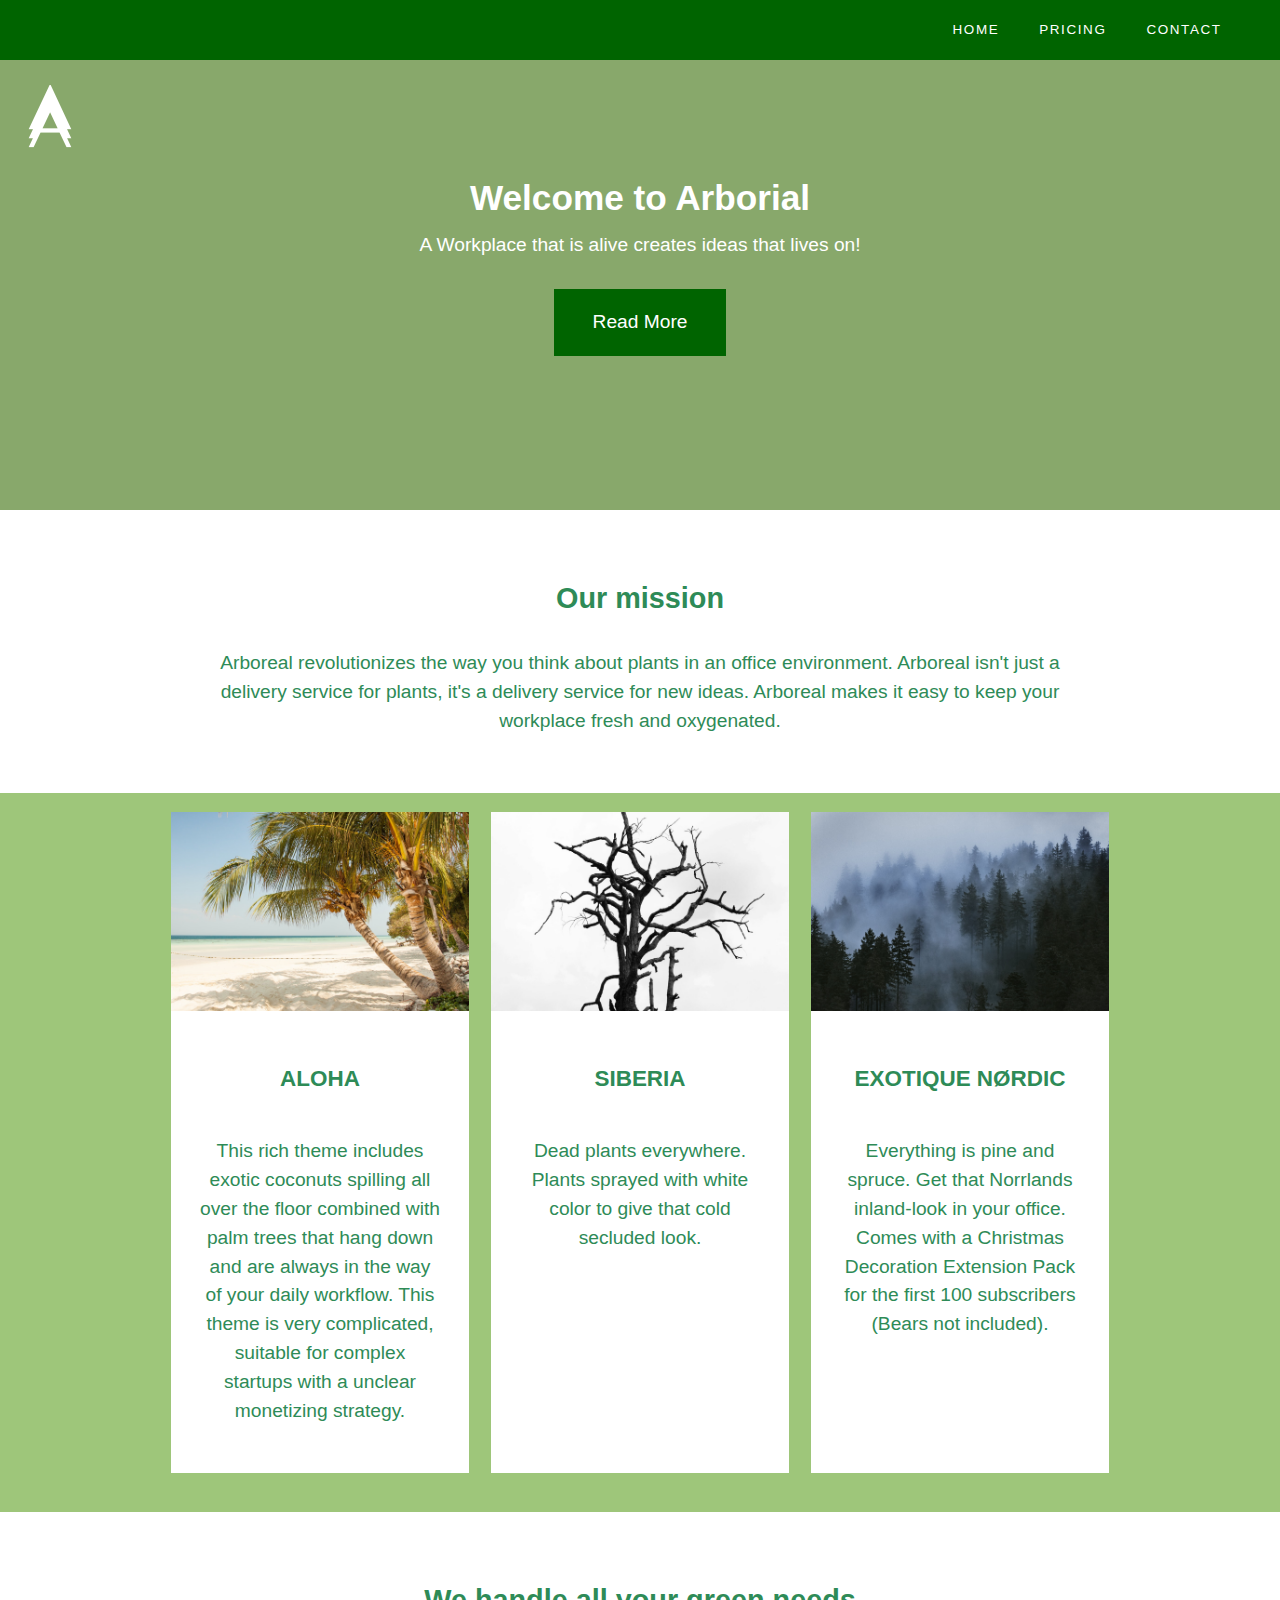
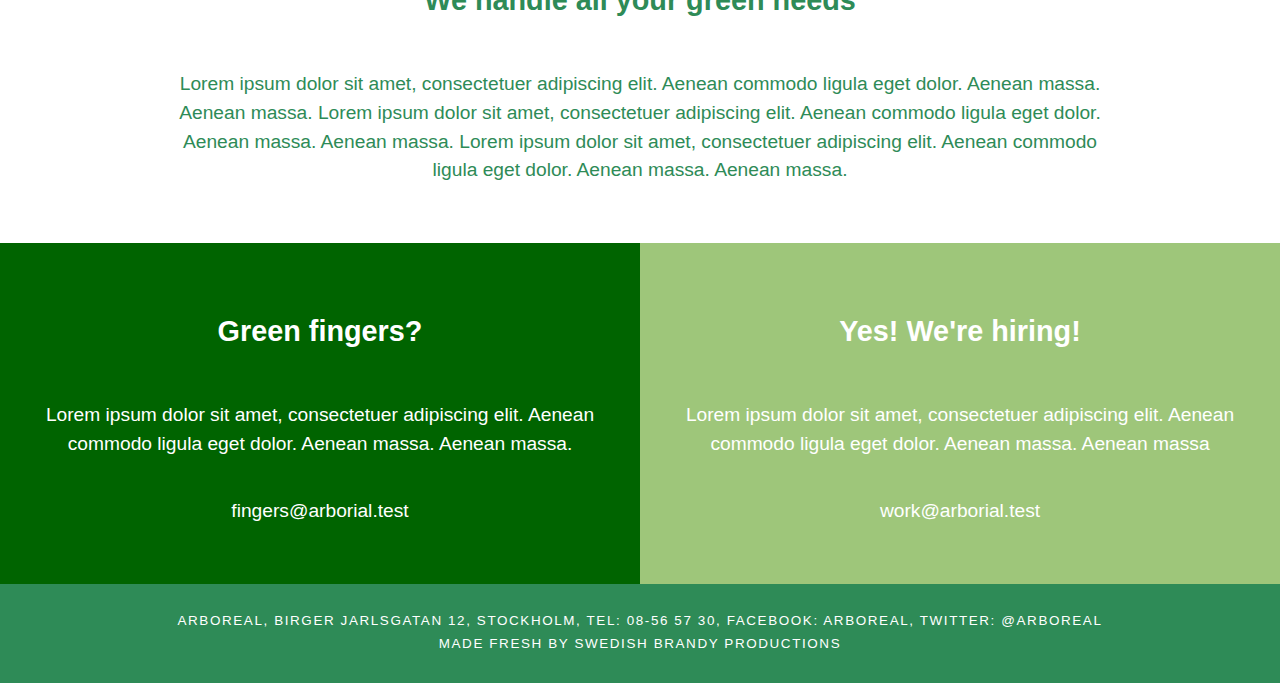
<file: index.html>
<!DOCTYPE html>
<html lang="en">
<head>
  
    <meta charset="utf-8">
    <meta name="viewport" content="width=device-width,initial-scale=1.0">
    <meta http-equiv="X-UA-Compatible" content="ie=edge">
    <link rel="stylesheet" href="style.css">
    <title>Arborial</title>
    
</head>

<body>
    
  <!-- Nav bar -->
    
 <div class= "nav">
        <nav>   
          <ul>
             <li><a href="index.html" >Home</a></li>
             <li><a href="pricing.html" >Pricing</a></li>
             <li><a href="contact.html" >Contact</a></li>
          </ul>
        </nav>
        </div>
   
    
<!-- Header Showcase -->
    
  <header class="showcase">
  <div class="grid">
  <div class=logo><img src="images/white.png" width="40rem" ></div>
  <div class="bg-image"></div>
  <div class="content-wrap">
    <h1>Welcome to Arborial</h1>
    <p>A Workplace that is alive creates ideas that lives on!</p>
    <a href="#section-b" class="btn">Read More</a>
  </div>
  </div>
</header>
    
    
    <!-- Main Area -->
    <main class="main">
    <!-- Section A -->
        
        <section class="section-a">
        <div class="grid">
        <div class="content-wrap">
        <h2 class="content-title">Our mission</h2>
        <div class="content-text">
        <p>Arboreal revolutionizes the way you think about plants in an office environment. Arboreal isn't just a delivery service for plants, it's a delivery service for new ideas. Arboreal makes it easy to keep your workplace fresh and oxygenated.</p>
        </div>
        </div>
        </div>
        </section>
        
        <!-- Section B -->
        <section class="section-b">
        <div class="grid">
          <ul>
            <li>
             <div class="card">
              <img src="images/palmer.jpeg" alt="Palmer">
              <div class="card-content">
                  <h3 class="card-title">Aloha</h3>
                  <p>This rich theme includes exotic coconuts spilling all over the floor combined with palm trees that hang down and are always in the way of your daily workflow. This theme is very complicated, suitable for complex startups with a unclear monetizing strategy.</p>
                 </div>
             </div>
            </li>
                <li>
             <div class="card">
              <img src="images/Sibiria.jpg" alt="Tree">
              <div class="card-content">
                  <h3 class="card-title">Siberia</h3>
                  <p>Dead plants everywhere. Plants sprayed with white color to give that cold secluded look.</p>
                 </div>
             </div>
            </li>
                <li>
             <div class="card">
              <img src="images/nordic.jpeg" alt="Pine">
              <div class="card-content">
                  <h3 class="card-title">Exotique Nørdic</h3>
                  <p>Everything is pine and spruce. Get that Norrlands inland-look in your office. Comes with a Christmas Decoration Extension Pack for the first 100 subscribers (Bears not included).</p>
                 </div>
             </div>
            </li> 
          </ul>
        </div>
        </section>
        
        <!-- Section C -->
        <section class="section-c">
            <div class="grid">
            <div class="content-wrap">
              <h2 class="content-title">We handle all your green needs</h2>
              <p>Lorem ipsum dolor sit amet, consectetuer adipiscing elit. Aenean commodo ligula eget dolor. Aenean massa. Aenean massa. Lorem ipsum dolor sit amet, consectetuer adipiscing elit. Aenean commodo ligula eget dolor. Aenean massa. Aenean massa. Lorem ipsum dolor sit amet, consectetuer adipiscing elit. Aenean commodo ligula eget dolor. Aenean massa. Aenean massa.</p>
            </div>
            </div>
        </section>
        
        <!-- Section d -->
        <section class="section-d">
          <div class="grid">
          <div class="box">
            <h2 class="content-title">Green fingers?</h2>
            <p>Lorem ipsum dolor sit amet, consectetuer adipiscing elit. Aenean commodo ligula eget dolor. Aenean massa. Aenean massa.</p>
            <p>fingers@arborial.test</p>   
          </div>
          <div class="box">
            <h2 class="content-title">Yes! We're hiring!</h2>
            <p>Lorem ipsum dolor sit amet, consectetuer adipiscing elit. Aenean commodo ligula eget dolor. Aenean massa. Aenean massa</p>
            <p>work@arborial.test</p>
            </div>
            </div>
            </section>    
        
    </main>
    

    <!-- footer -->
  <footer class="main-footer">
  <div class="grid">
  <div>Arboreal, Birger Jarlsgatan 12, Stockholm, Tel: 08-56 57 30, Facebook: arboreal, Twitter: @arboreal</div>
  <div>Made fresh by <a href="https://www.facebook.com/SwedishBrandyProductions/" target="_blank">Swedish Brandy Productions</a></div>
  </div>
  </footer>
    
</body>
                                                
    
    
</html>
</file>
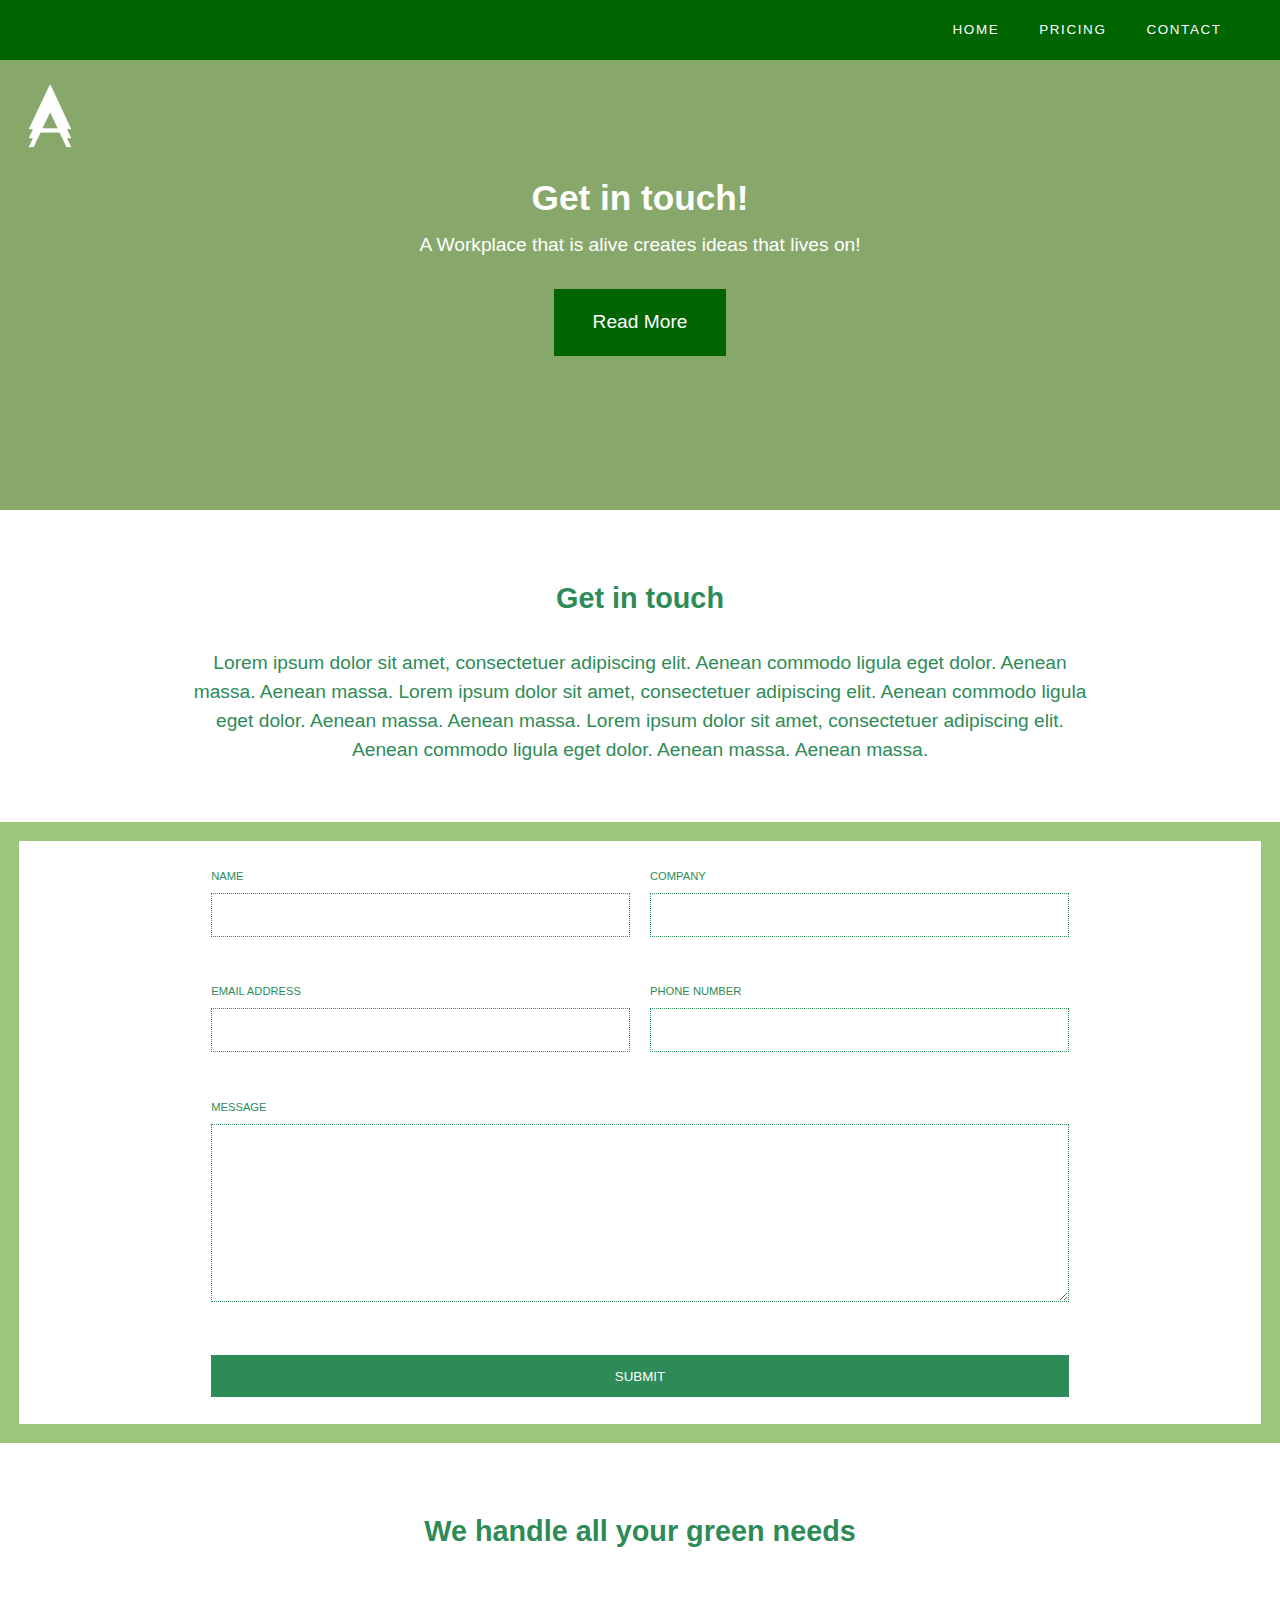
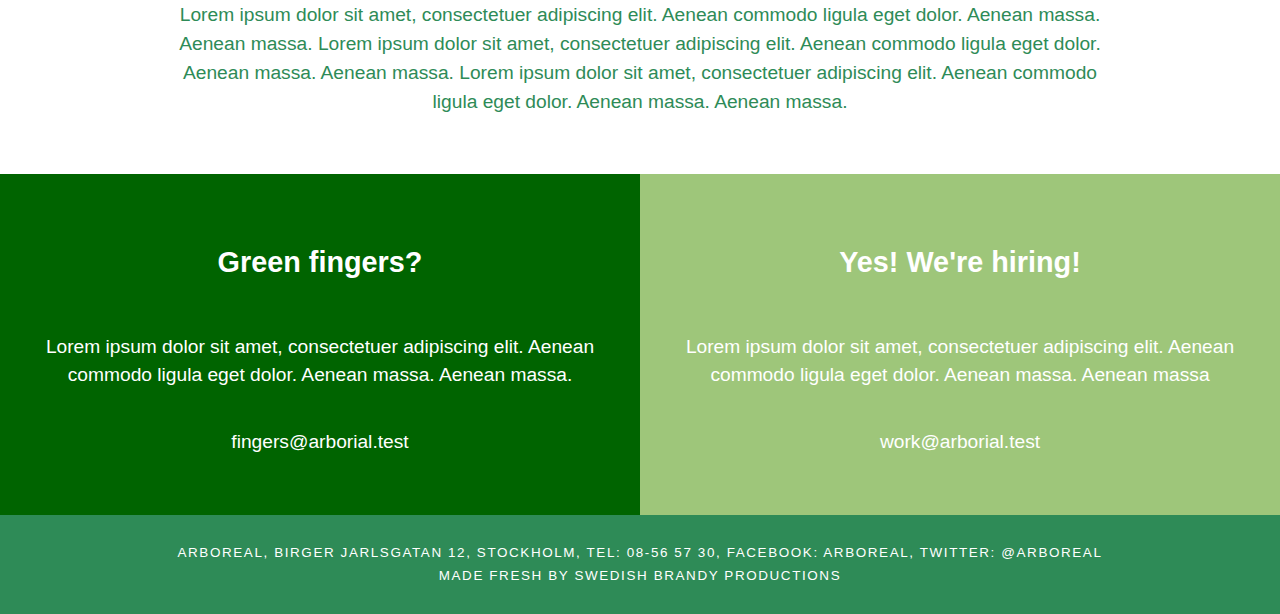
<file: contact.html>
<!DOCTYPE html>
<html lang="en">
<head>
  
    <meta charset="utf-8">
    <meta name="viewport" content="width=device-width,initial-scale=1.0">
    <meta http-equiv="X-UA-Compatible" content="ie=edge">
    <link rel="stylesheet" href="style.css">
    <title>Arborial</title>
    
</head>

<body>
    
  <!-- Nav bar -->
      
 <div class= "nav">
         <nav>   
          <ul>
             <li><a href="index.html" >Home</a></li>
             <li><a href="pricing.html" >Pricing</a></li>
             <li><a href="contact.html" >Contact</a></li>
          </ul>
        </nav>
        </div>
   
    
<!-- Header Showcase -->
    
  <header class="showcase">
  <div class="grid">
  <div class=logo><img src="images/white.png" width="40rem" ></div>
  <div class="bg-image"></div>
  <div class="content-wrap">
    <h1>Get in touch!</h1>
    <p>A Workplace that is alive creates ideas that lives on!</p>
    <a href="#section-b" class="btn">Read More</a>
  </div>
  </div>
</header>
    
    <!-- Main Area -->
    
    <main class="main">
        
    <!-- Section A -->
        
        <section class="section-a">
        <div class="grid">
        <div class="content-wrap">
        <h2 class="content-title">Get in touch</h2>
        <div class="content-text">
        <p>Lorem ipsum dolor sit amet, consectetuer adipiscing elit. Aenean commodo ligula eget dolor. Aenean massa. Aenean massa. Lorem ipsum dolor sit amet, consectetuer adipiscing elit. Aenean commodo ligula eget dolor. Aenean massa. Aenean massa. Lorem ipsum dolor sit amet, consectetuer adipiscing elit. Aenean commodo ligula eget dolor. Aenean massa. Aenean massa.</p>
        </div>
        </div>
        </div>
        </section>
        
        
        <!-- Section B -->
        
        
        <section class="section-b">
        <div class="grid">
          <div class="container">
          <div class="wrapper ">
    
      <div class="contact">
       
        <form>
          <p>
            <label>Name</label>
            <input type="text" name="name">
          </p>
          <p>
            <label>Company</label>
            <input type="text" name="company">
          </p>
          <p>
            <label>Email Address</label>
            <input type="email" name="email">
          </p>
          <p>
            <label>Phone Number</label>
            <input type="text" name="phone">
          </p>
          <p class="full">
            <label>Message</label>
            <textarea name="message" rows="10"></textarea>
          </p>
          <p class="full">
            <button>Submit</button>
          </p>
        </form>
          
      </div>
    </div>
  </div>
         </div>
         </section>
           
        <!-- Section C -->
        <section class="section-c">
            <div class="grid">
            <div class="content-wrap">
              <h2 class="content-title">We handle all your green needs</h2>
              <p>Lorem ipsum dolor sit amet, consectetuer adipiscing elit. Aenean commodo ligula eget dolor. Aenean massa. Aenean massa. Lorem ipsum dolor sit amet, consectetuer adipiscing elit. Aenean commodo ligula eget dolor. Aenean massa. Aenean massa. Lorem ipsum dolor sit amet, consectetuer adipiscing elit. Aenean commodo ligula eget dolor. Aenean massa. Aenean massa.</p>
            </div>
        </div>
        </section>
        
        <!-- Section d -->
        <section class="section-d">
        <div class="grid">
          <div class="box">
            <h2 class="content-title">Green fingers?</h2>
            <p>Lorem ipsum dolor sit amet, consectetuer adipiscing elit. Aenean commodo ligula eget dolor. Aenean massa. Aenean massa.</p>
            <p>fingers@arborial.test</p>   
          </div>
          <div class="box">
            <h2 class="content-title">Yes! We're hiring!</h2>
            <p>Lorem ipsum dolor sit amet, consectetuer adipiscing elit. Aenean commodo ligula eget dolor. Aenean massa. Aenean massa</p>
            <p>work@arborial.test</p>
            </div>
            </div>
            </section>    
        
    </main>

    <!-- footer -->
   <footer class="main-footer">
   <div class="grid">
  <div>Arboreal, Birger Jarlsgatan 12, Stockholm, Tel: 08-56 57 30, Facebook: arboreal, Twitter: @arboreal</div>
  <div>Made fresh by <a href="https://www.facebook.com/SwedishBrandyProductions/" target="_blank">Swedish Brandy Productions</a></div>
  </div>
  </footer>
    
</body>
                                                
    
    
</html>
</file>
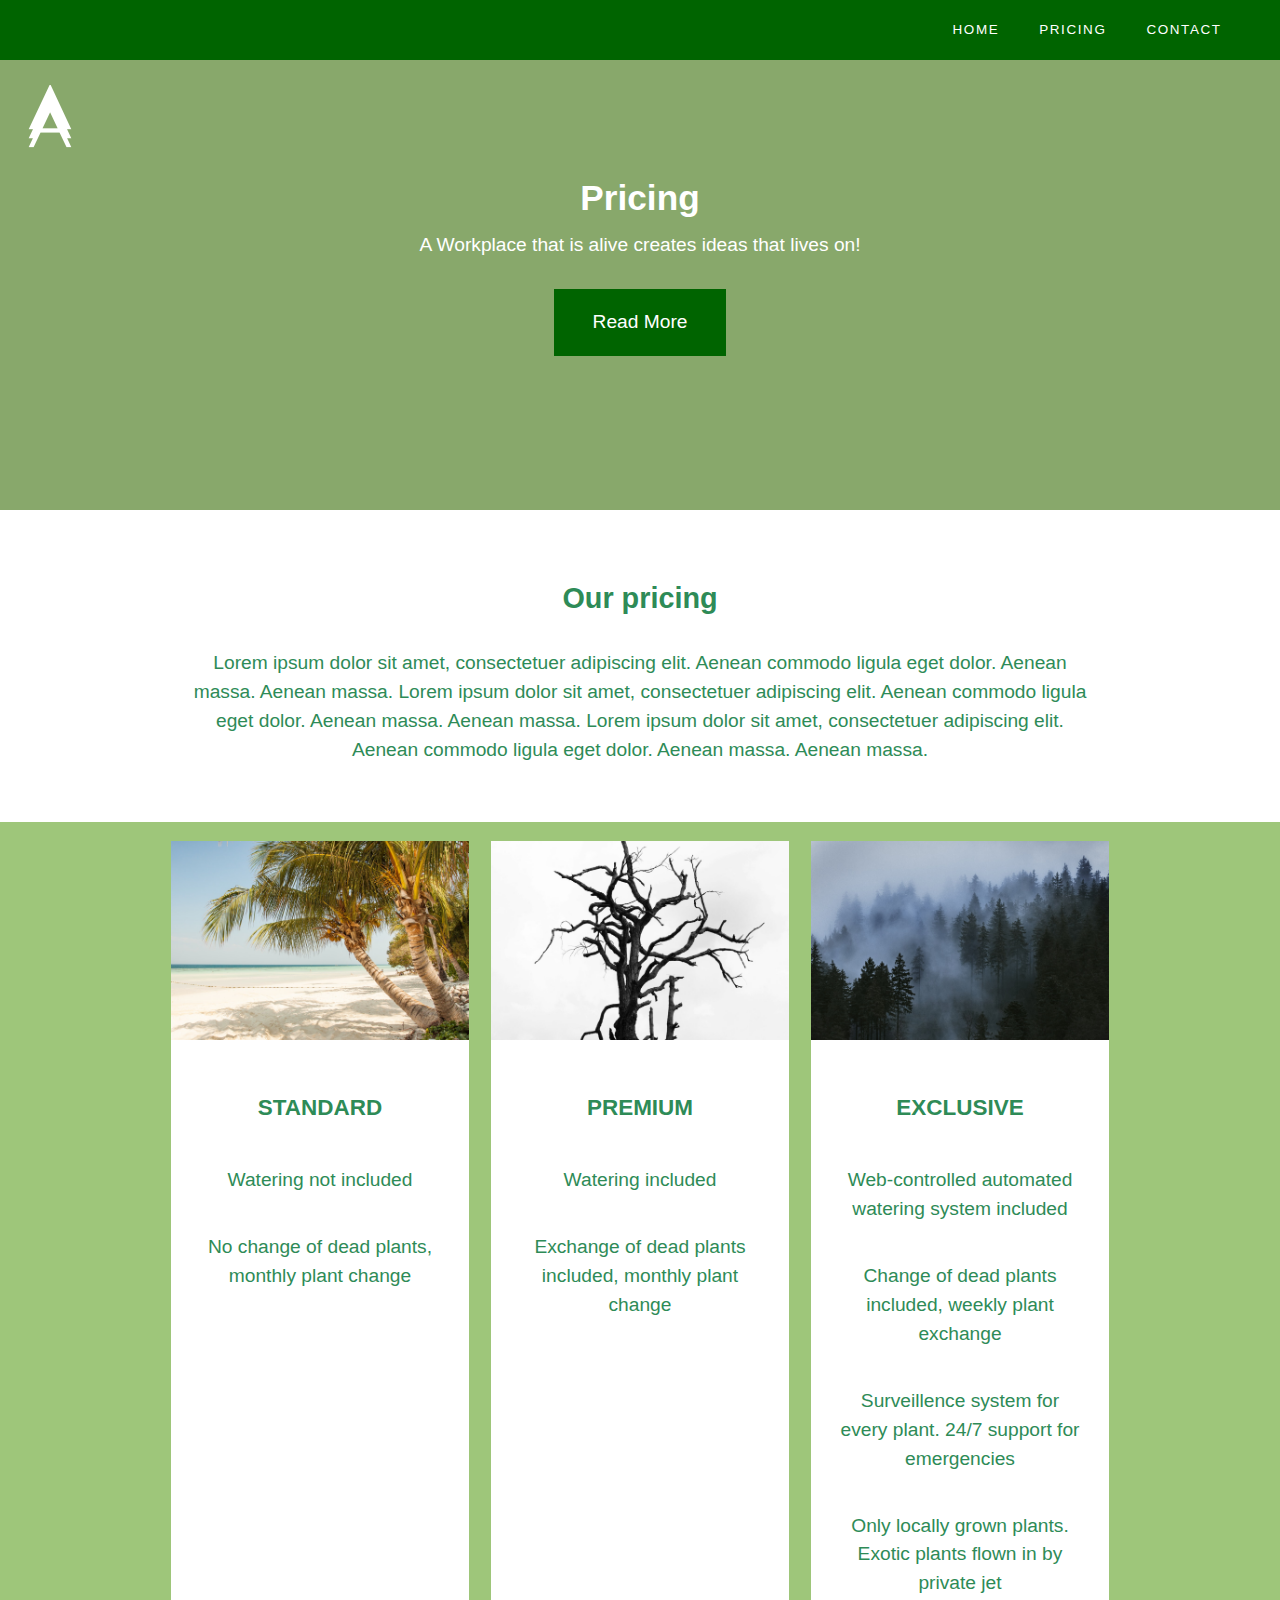
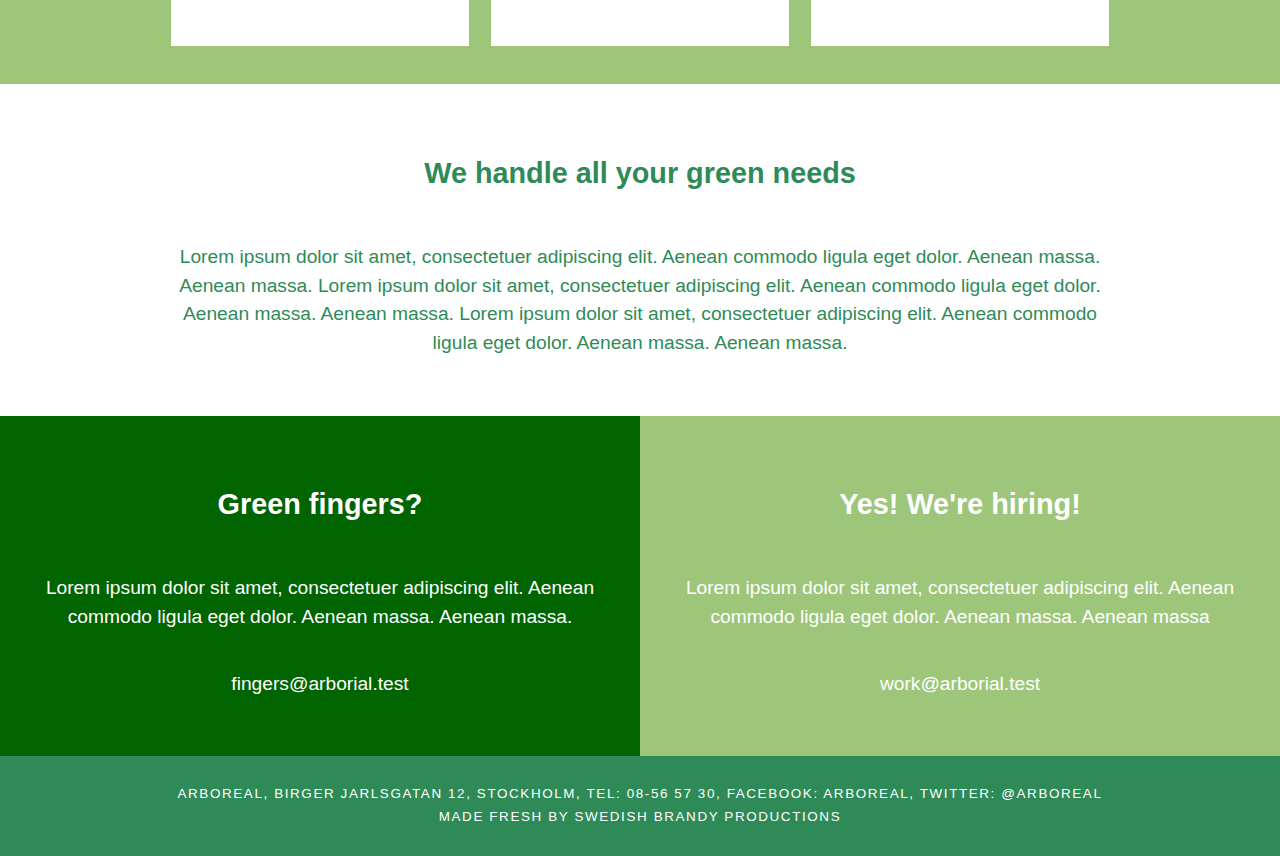
<file: pricing.html>
<!DOCTYPE html>
<html lang="en">
<head>
  
    <meta charset="utf-8">
    <meta name="viewport" content="width=device-width,initial-scale=1.0">
    <meta http-equiv="X-UA-Compatible" content="ie=edge">
    <link rel="stylesheet" href="style.css">
    <title>Arborial</title>
    
</head>

<body>
    
  <!-- Nav bar -->
       
 <div class= "nav">
        <nav>   
          <ul>
             <li><a href="index.html" >Home</a></li>
             <li><a href="pricing.html" >Pricing</a></li>
             <li><a href="contact.html" >Contact</a></li>
          </ul>
        </nav>
        </div>
    
<!-- Header Showcase -->
    
  <header class="showcase">
  <div class="grid">
  <div class=logo><img src="images/white.png" width="40rem" ></div>
  <div class="bg-image"></div>
  <div class="content-wrap">
    <h1>Pricing</h1>
    <p>A Workplace that is alive creates ideas that lives on!</p>
    <a href="#section-b" class="btn">Read More</a>
  </div>
  </div>  
  </header>
    
    <!-- Main Area -->
    <main class="main">
    <!-- Section A -->
        <section class="section-a">
        <div class="grid">
        <div class="content-wrap">
        <h2 class="content-title">Our pricing</h2>
        <div class="content-text">
        <p>Lorem ipsum dolor sit amet, consectetuer adipiscing elit. Aenean commodo ligula eget dolor. Aenean massa. Aenean massa. Lorem ipsum dolor sit amet, consectetuer adipiscing elit. Aenean commodo ligula eget dolor. Aenean massa. Aenean massa. Lorem ipsum dolor sit amet, consectetuer adipiscing elit. Aenean commodo ligula eget dolor. Aenean massa. Aenean massa.</p>
        </div>
        </div>
        </div>
        </section>
        
        <!-- Section B -->
        <section class="section-b">
        <div class="grid">
          <ul>
            <li>
             <div class="card">
              <img src="images/palmer.jpeg" alt="">
              <div class="card-content">
                  <h3 class="card-title">Standard</h3>
                  <p>Watering not included</p>
                  <p>No change of dead plants, monthly plant change</p>
                 </div>
             </div>
            </li>
                <li>
             <div class="card">
              <img src="images/Sibiria.jpg" alt="">
              <div class="card-content">
                  <h3 class="card-title">Premium</h3>
                  <p>Watering included</p>
                  <p>Exchange of dead plants included, monthly plant change</p>
                 </div>
             </div>
            </li>
                <li>
             <div class="card">
              <img src="images/nordic.jpeg" alt="">
              <div class="card-content">
                  <h3 class="card-title">Exclusive</h3>
                  <p>Web-controlled automated watering system included</p>
                  <p>Change of dead plants included, weekly plant exchange</p>
                  <p>Surveillence system for every plant. 24/7 support for emergencies</p>
                  <p>Only locally grown plants. Exotic plants flown in by private jet</p>
                 </div>
             </div>
            </li> 
          </ul>
        </div>
        </section>
        
        <!-- Section C -->
        <section class="section-c">
            <div class="grid">
            <div class="content-wrap">
              <h2 class="content-title">We handle all your green needs</h2>
              <p>Lorem ipsum dolor sit amet, consectetuer adipiscing elit. Aenean commodo ligula eget dolor. Aenean massa. Aenean massa. Lorem ipsum dolor sit amet, consectetuer adipiscing elit. Aenean commodo ligula eget dolor. Aenean massa. Aenean massa. Lorem ipsum dolor sit amet, consectetuer adipiscing elit. Aenean commodo ligula eget dolor. Aenean massa. Aenean massa.</p>
            </div>
        </div>
        </section>
        
        <!-- Section d -->
        <section class="section-d">
        <div class="grid">
          <div class="box">
            <h2 class="content-title">Green fingers?</h2>
            <p>Lorem ipsum dolor sit amet, consectetuer adipiscing elit. Aenean commodo ligula eget dolor. Aenean massa. Aenean massa.</p>
            <p>fingers@arborial.test</p>   
          </div>
          <div class="box">
            <h2 class="content-title">Yes! We're hiring!</h2>
            <p>Lorem ipsum dolor sit amet, consectetuer adipiscing elit. Aenean commodo ligula eget dolor. Aenean massa. Aenean massa</p>
            <p>work@arborial.test</p>  
            </div>
            </div>
            </section>    
        
    </main>

    <!-- footer -->
  <footer class="main-footer">
  <div class="grid">
  <div>Arboreal, Birger Jarlsgatan 12, Stockholm, Tel: 08-56 57 30, Facebook: arboreal, Twitter: @arboreal</div>
  <div>Made fresh by <a href="https://www.facebook.com/SwedishBrandyProductions/" target="_blank">Swedish Brandy Productions</a></div>
  </div>
  </footer>
    
</body>
                                                
    
    
</html>
</file>
<file: style.css>
/* Core Styles */


body {
    margin: 0;
    font-family: Arial, Helvetica, sans-serif;
    background: #9ec67a;
    color: #fff;
    font-size: 1.2em;
    line-height: 1.5;
    text-align: center;
}

img {
    display: block;
    width: 100%;
    height: auto;  
}

h1, h2, h3 {
    margin: 0;
    padding: 1em 0;
}

p {
    margin: 0;
    padding: 1em 0;    
}

.btn {
    display: inline-block;
    background: darkgreen;
    color: #fff;
    text-decoration: none;
    padding: 1em 2em;
    //border: 0.063rem solid #9ec67a;
    margin: .5 0;align-items;
    margin-top: 1rem;
}

.btn:hover {
    background: #fff;
    color: darkgreen;
}


/* Nav bar */


.nav{
    position: relative;  
    }

nav{
    background: darkgreen;;
    }

nav ul{
    list-style-type: none;
    padding: 0;
    margin-top: 0;
    margin-bottom: 0;
    }

nav a{
    text-decoration: none;
    text-align: center;
    color: #fff;
    display: block;
    padding: 1.25rem;
    font-size: 0.7em;
    font-weight: 300;
    text-transform: uppercase;
    letter-spacing: 0.1rem;
}

nav a:hover{
    background: #fff;
    color: darkgreen;
}


/* Header Showcase */

.showcase {
  min-height: 28.125rem;
  color: #fff;
  text-align: center;
  position: relative;
}


.showcase .bg-image {
    position: absolute;
    background: #333
    url("https://static.pexels.com/photos/380768/pexels-photo-380768.jpeg");
    background-position: center;
    background-repeat: no-repeat;
    background-size: cover;
    width: 100%;
    height: 450px;
    z-index: -1;
    opacity: 0.2;   
}

.showcase h1 {
  padding-top: 7.5rem;
  padding-bottom: 0;
  font-size: 2.2rem;
  //text-transform: uppercase;
  letter-spacing: 0.0.9rem;
  line-height: 1; 
}

.showcase p{
   line-height: 1; 
}

.showcase .content-wrap,
.section-a .content-wrap {
  padding: 0 1.5em;
}


.showcase .logo{
    position: absolute;
    width: 3rem;
    top: 2.1rem;
    left: 50%;
    margin-left: -1.5rem;
}




/* Section A */

.section-a {
    background: #fff;
    padding: 2em;
    color: seagreen;
    font-weight: 300;
}

/* Section B */

.section-b {
    padding: 1em;    
}

.section-b ul {
    list-style: none;
    margin: 0;
    padding: 0;
}

.section-b li {
    margin-bottom: 1em;
    background: #fff;
    color: #333;
}

.card-content {
    padding: 1.5em;   
}

.section-b h3{
    text-transform: uppercase;
    color: seagreen;   
}

.section-b p{
    font-weight: 300;
    color: seagreen;
}


/* Contact Form */

*{
  box-sizing: border-box;
}

.container{
  color:seagreen;
  max-width:1500px;
  font-size: 0.7em;
  font-weight: 300;
  text-transform: uppercase;
}

ul{
  list-style: none;
  padding:1;  
}

.wrapper > *{
  padding: 1em;
}

.contact{
  background: #fff;
}

.contact form{
  display: grid;
  grid-template-columns: 1fr 1fr;
  grid-gap: 1.25rem;
}

.contact form label{
  display:block;
}


.contact form .full{
  grid-column: 1 / 3;
}


label{
    text-align: left;
    padding-bottom: 0.5rem;
    font-size: 0.7rem
}

.contact form button, .contact form input, .contact form textarea{
  width:100%;
  padding:1em;
  border:1px dotted seagreen;
}

.contact form button{
  background:seagreen;
  border:0;
  text-transform: uppercase;
  color: #fff;
}

.contact form button:hover,.contact form button:focus{
  background:#eaeaea;
  color:#333;
  outline:0;
  transition: background-color 0.5s ease-out;
}
    


/* Section C */


.section-c {
    background: #fff;
    color: seagreen;
    padding: 2em;
}

.section-c .box {
    padding: 2em;
    color: #fff;
}


/* Section D / Boxes */


.section-d .box {
  padding: 2em;
  color: #fff;
}

.section-d .box:first-child {
    background: darkgreen;
}


/* Footter*/


.main-footer{
    padding: 2em;
    background: seagreen;
    color: #fff;
    text-align: center;
    font-size: 0.7em;
    font-weight: 300;
    text-transform: uppercase;
    letter-spacing: 0.1rem;    
}


.main-footer a{
    color: #fff;
    text-decoration: none;
}




/* Media Queries */


@media(min-width: 700px) {
    
    
    /* Nav bar */
    
    nav ul{
    display: flex;
    justify-content: flex-end;
    padding-right: 2em;
    }
    
    nav li{
    //flex: 1 1 0;
    }   
    
  
    /* Logo */
    
    .showcase .logo{
    position: absolute;
    width: 4rem;
    top: 1.5rem;
    left: 2.6rem;
    }

    
    /* Section A */
    
    
    .section-a {
    background: #fff;
    padding: 2em;
    color: seagreen;    
    }
    
    
    
    /* Contact form */
   
    
    .container{
       display: grid;
       grid-column: 1/5;     
        }

     .contact{
        padding-left: 12rem;
        padding-right: 12rem;
        }
    
    
    
    
    /* Grids */
    
    .grid {
        display: grid;
        grid-template-columns: 1fr repeat(2, minmax(auto, 25em)) 1fr;
    }
    
    .section-a .content-text {
        columns: 1;
        column-gap: 2em;
    }
    
    .section-a .content-text p {
        padding-top: 0;
    }
    
    
    
    .content-wrap,
    .section-b ul {
        grid-column: 2/4;
    }
    
    
    .box{
        grid-column: span 2;
    }
    
    .main-footer div {
        grid-column: span 4;
        text-align: center;
        line-height: 1.7;
    }
    
    .section-b ul {
        display: flex;
        justify-content: space-around;
    }
    
    .section-b li {
        width: 31%;
    }
    
    
}
</file>
